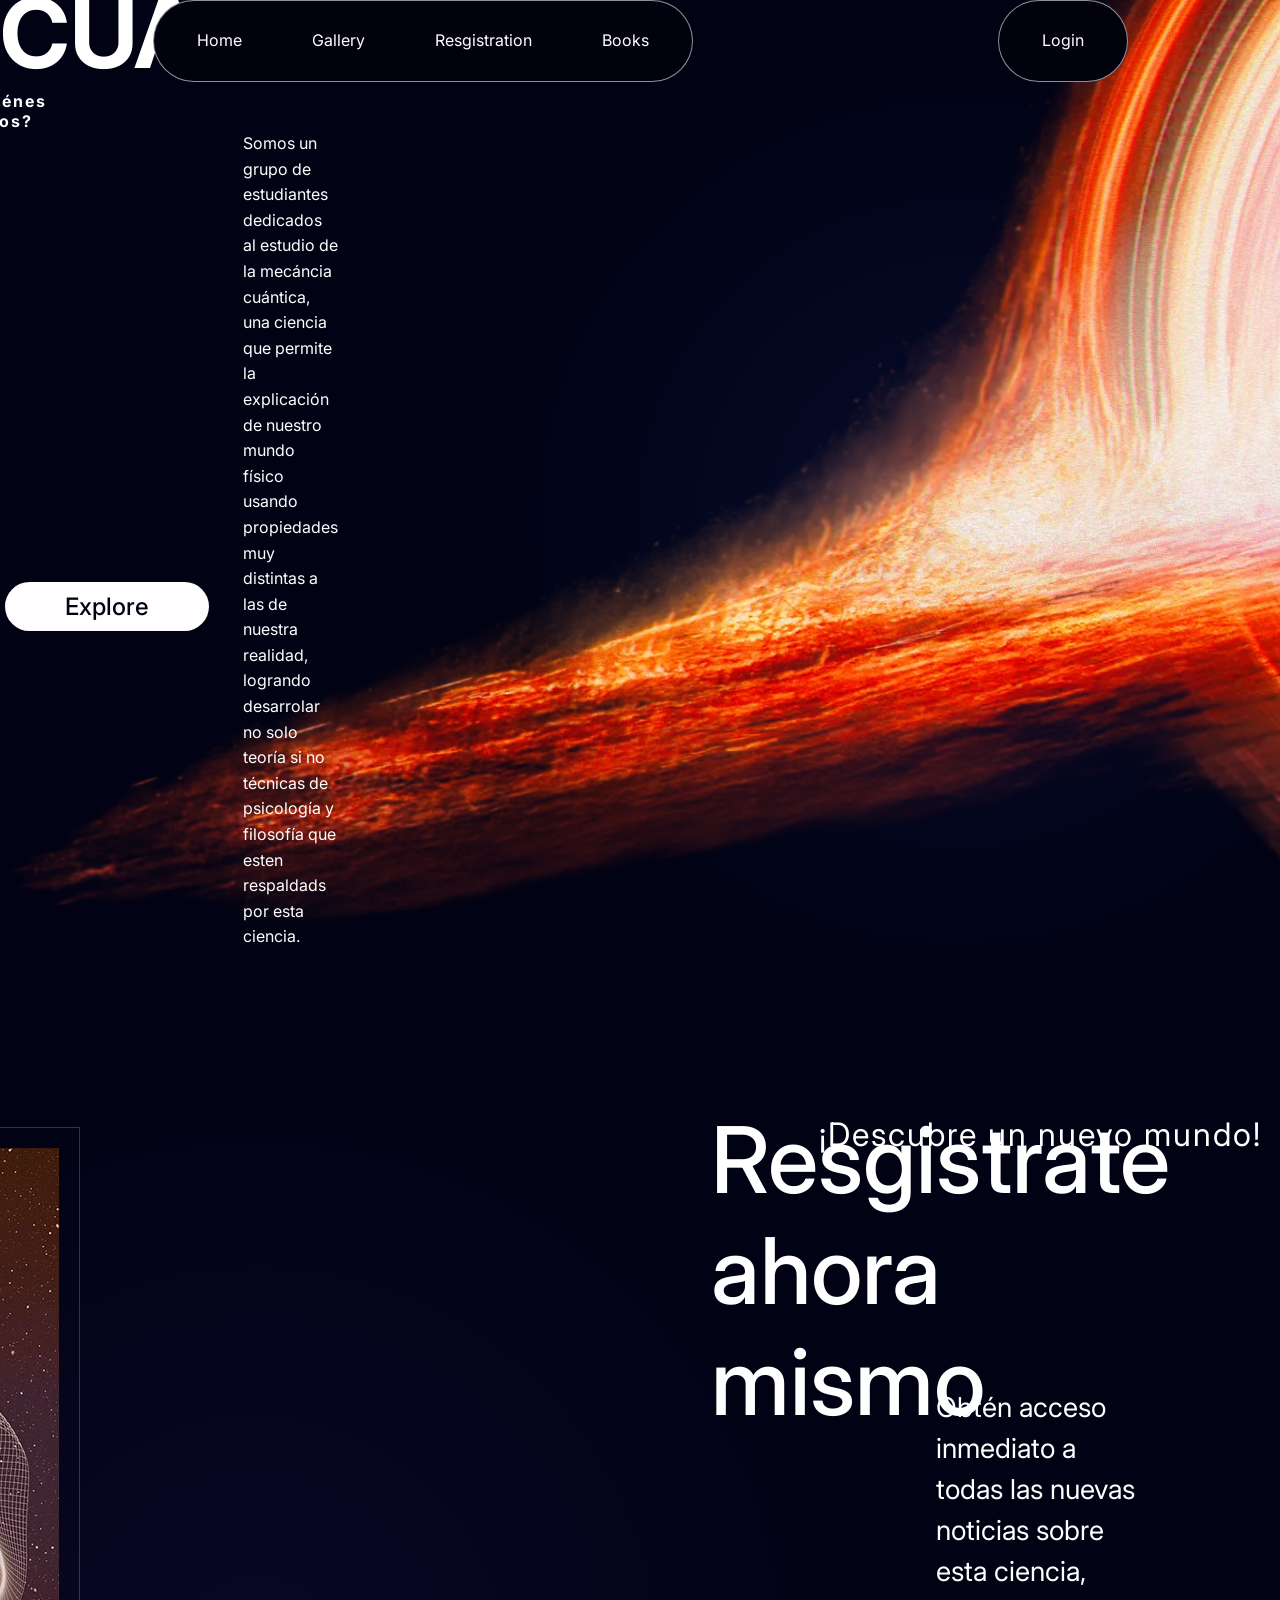
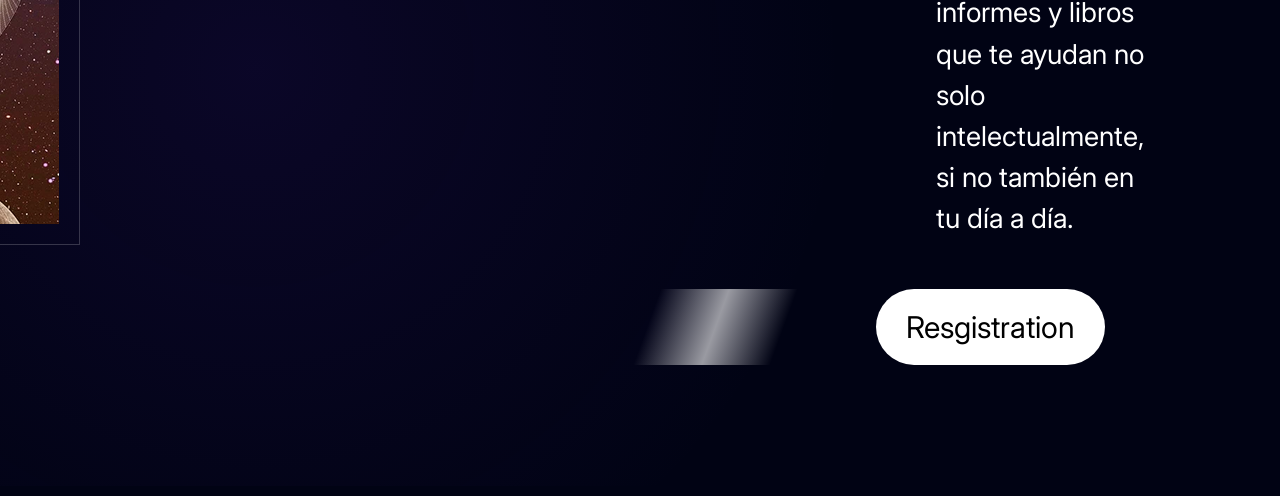
<file: index.html>
<!DOCTYPE html>
<html lang="en">
<head>
    <!-- Google tag (gtag.js) -->
    <script async src="https://www.googletagmanager.com/gtag/js?id=G-4S0D4T4B5R"></script>
    <script>
      window.dataLayer = window.dataLayer || [];
      function gtag(){dataLayer.push(arguments);}
      gtag('js', new Date());
    
      gtag('config', 'G-4S0D4T4B5R');
    </script>
    
    <meta charset="UTF-8">
    <meta name="viewport" content="width=device-width, initial-scale=1.0">
    <title>Mecánica Cuántica</title>
    <link rel="stylesheet" href="style.css">
</head>
<body>
    <header class="header">
        <div class="header__div" id="home">
            <nav class="main-div__nav main-nav">
                <ul class="main-nav__list-menu"> 
                    <li><a href="#home" class="menu_item">Home</a></li>
                    <li><a href="gallery.html" class="menu_item">Gallery</a></li>
                    <li><a href="#registration" class="menu_item">Resgistration</a></li>
                    <li><a href="https://www.buscalibre.pe/libros/search/?q=mecanica+cuantica" class="menu_item">Books</a></li>
                </ul>
                <ul class="main-nav__list-menu">
                    <li><a href="" class="menu_item">Login</a></li>
                </ul>
            </nav>
        </div>
    </header>
    <div class="title-one__div">
        <h2 class="title-one__div__h2">
            DATA SCIENCE CLUB
        </h2>
        <h1 class="title-one__div__h1">
            MECÁNICA CUÁNTICA
        </h1>
        <h2 class="title-one__div__h2 title-one__div__h2--b">
            ¿Quiénes somos?
        </h2>
        <p class="title-one__div__p">
            Somos un grupo de estudiantes dedicados al estudio de la mecáncia cuántica, una ciencia que 
            permite la explicación de nuestro mundo físico usando propiedades muy distintas a las de 
            nuestra realidad, logrando desarrolar no solo teoría si no técnicas de psicología y filosofía 
            que esten respaldads por esta ciencia.
        </p>
    </div>
    <div>
        <nav class="main-nav">
            <ul class="main-nav__list-menu--b">
                <li><a href="" class="menu--b_item">Explore</a></li>
            </ul>
        </nav>
    </div>
    <div>
        <img src="imagenes/image13.png" alt="Agujero negro" class="div__img">
    </div>
    <div class="title-one__div title-two">
        <nav class="title-two__img">
            <img src="imagenes/image1.png" alt="Campo cuantico">
        </nav>
        <nav id="registration"></nav>
        <h2 class="title-two__h2">
            ¡Descubre un nuevo mundo!
        </h2>
        <h1 class="title-two__h1">
            Resgistrate ahora mismo
        </h1>
        <p class="title-two__p">
            Obtén acceso inmediato a todas las nuevas 
            noticias sobre esta ciencia, informes y libros
            que te ayudan no solo intelectualmente, si no 
            también en tu día a día.
        </p>
        <a href="login.hmtl" class="menu_item--white">Resgistration</a>
    </div>
</body>
</html>
</file>
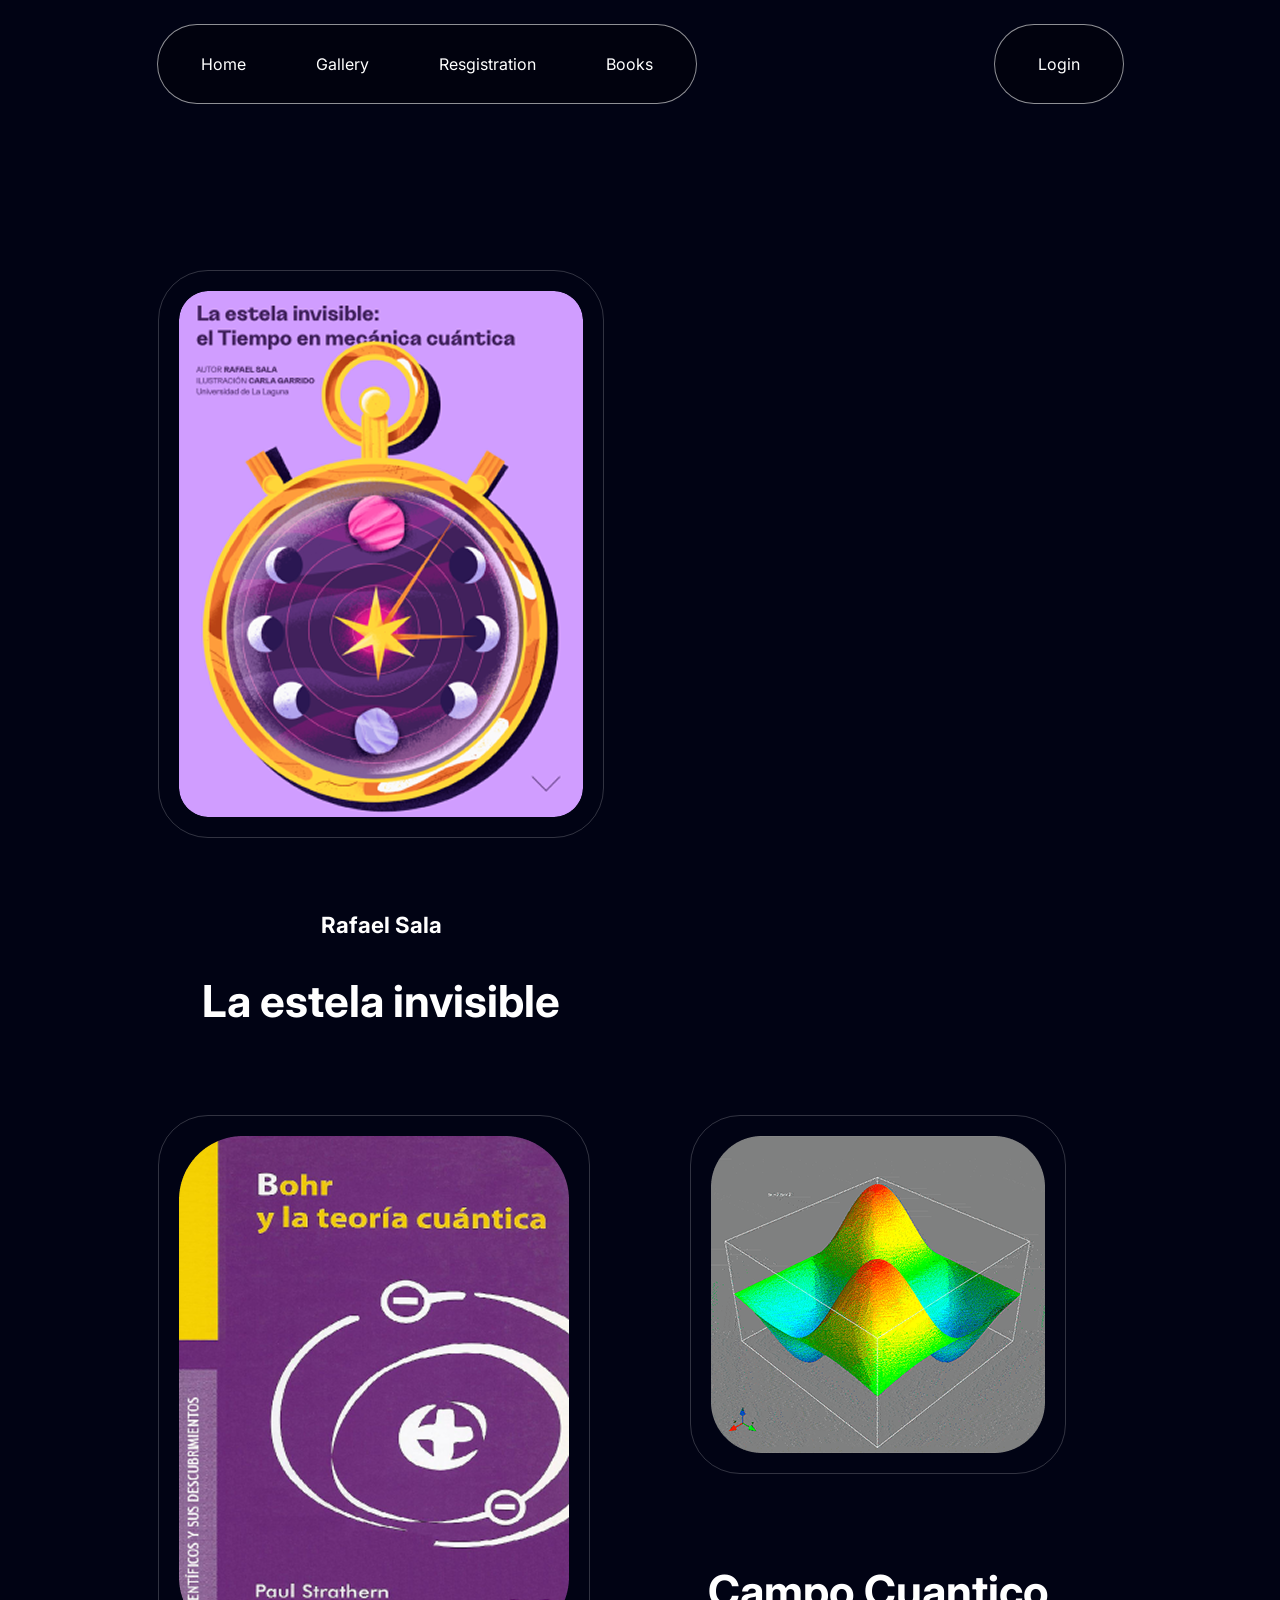
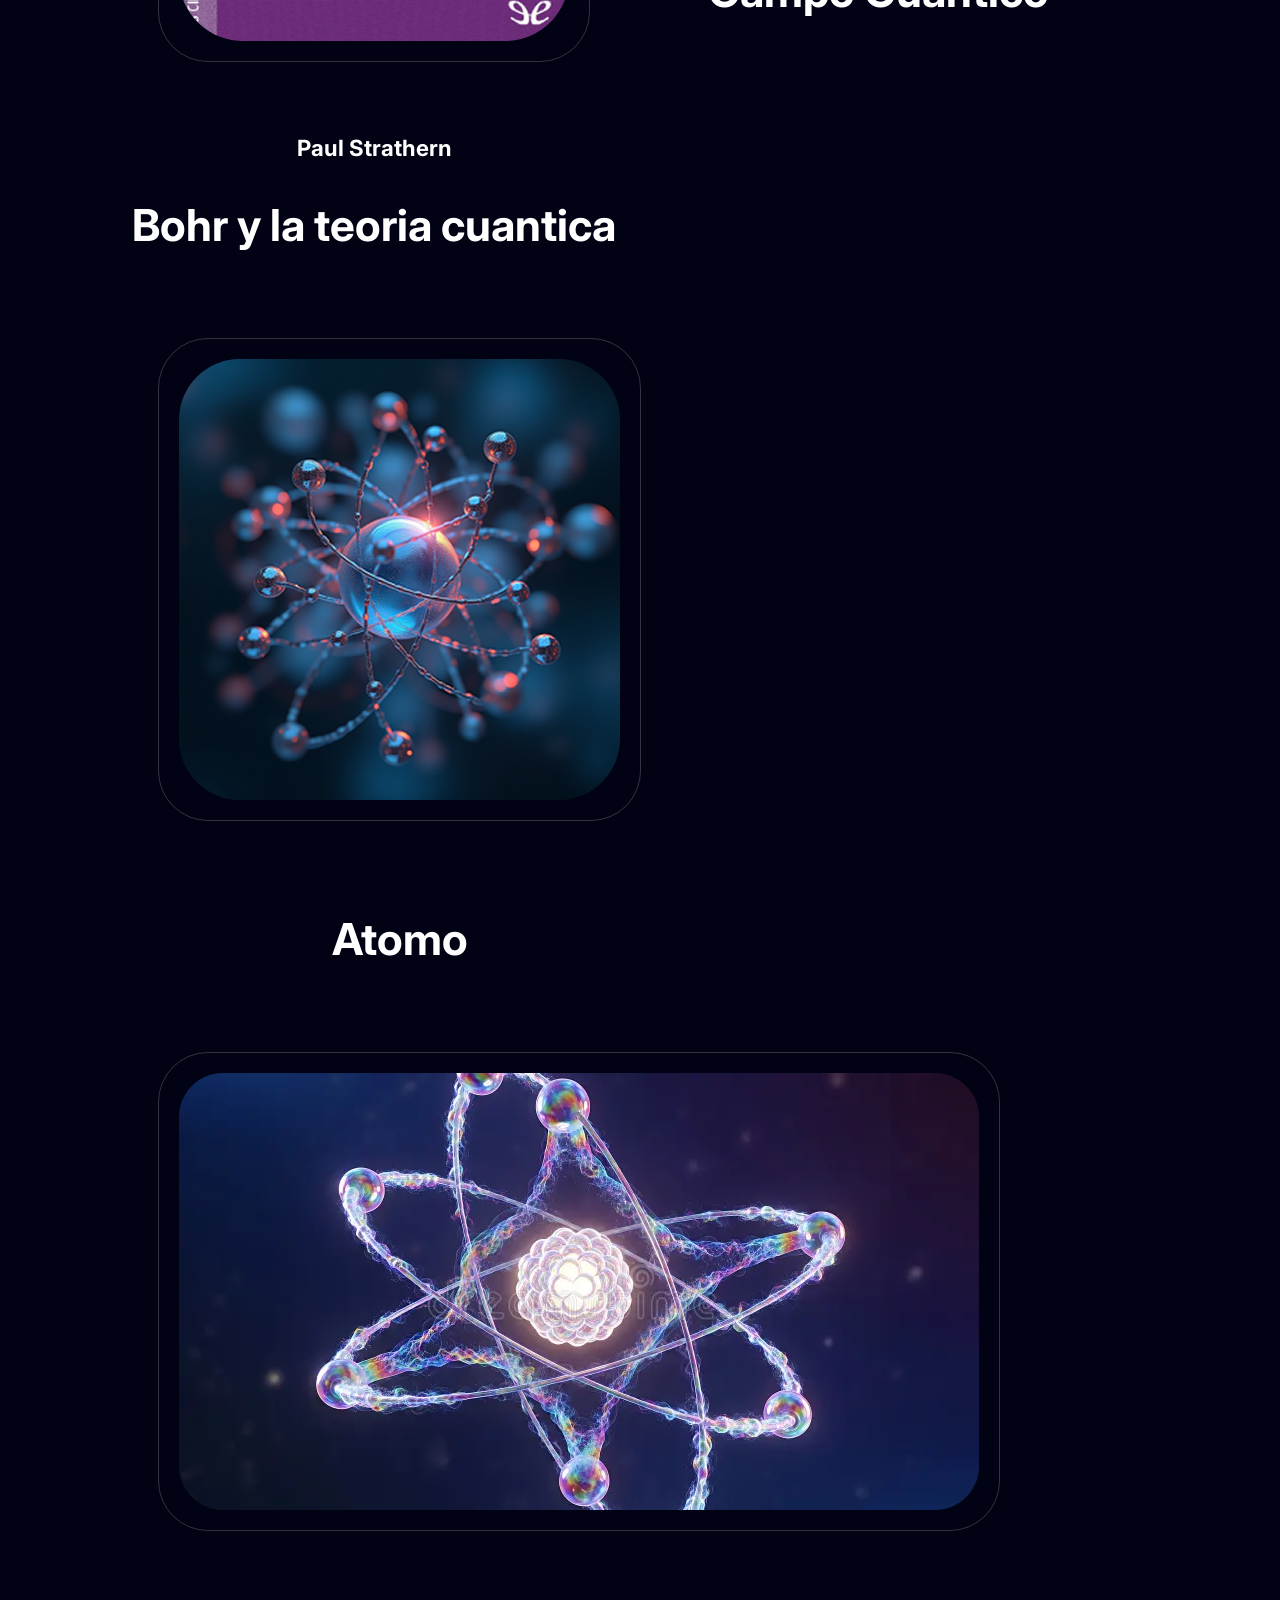
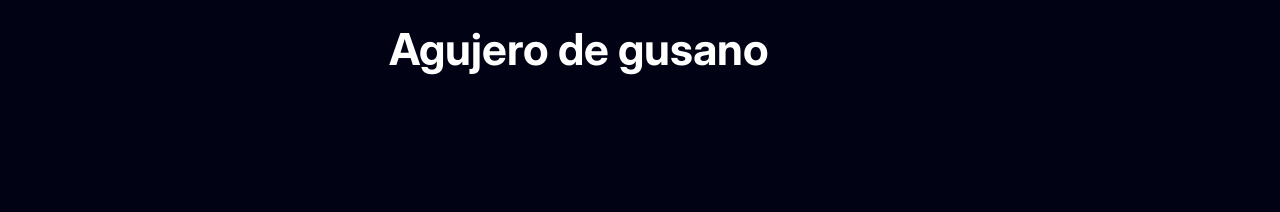
<file: gallery.html>
<!DOCTYPE html>
<html lang="en">
<head>
    <meta charset="UTF-8">
    <meta name="viewport" content="width=device-width, initial-scale=1.0">
    <title>Gallery</title>
    <link rel="stylesheet" href="style2.css">
</head>
<body>
    <header class="header">
        <div class="header__div" id="home">
            <nav class="main-div__nav main-nav">
                <ul class="main-nav__list-menu"> 
                    <li><a href="index.html" class="menu_item">Home</a></li>
                    <li><a href="gallery.html" class="menu_item">Gallery</a></li>
                    <li><a href="index.html" class="menu_item">Resgistration</a></li>
                    <li><a href="https://www.buscalibre.pe/libros/search/?q=mecanica+cuantica" class="menu_item">Books</a></li>
                </ul>
                <ul class="main-nav__list-menu">
                    <li><a href="" class="menu_item">Login</a></li>
                </ul>
            </nav>
        </div>
    </header>
    <nav class="gallery-nav">
        <div class="nav_img">
            <img src="imagenes/image6.png" alt="El tiempo de la mecanica cuantica">
            <h2>Rafael Sala</h2>
            <h1>La estela invisible</h1>
        </div>
        <div class="nav_img">
            <img src="imagenes/image 7.png" alt="Bohr">
            <h2>Paul Strathern</h2>
            <h1>Bohr y la teoria cuantica</h1>
        </div>
        <div class="nav_img">
            <img src="imagenes/image 9.png" alt="Campo">
            <h1>Campo Cuantico</h1>
        </div>
        <div class="nav_img">
            <img src="imagenes/image 11.png" alt="atomo">
            <h1>Atomo</h1>
        </div>
        <div class="nav_img">
            <img src="imagenes/image 12.png" alt="agujero">
            <h1>Agujero de gusano</h1>
        </div>
    </nav>
</body>
</html>
</file>
<file: style.css>
@import url('https://fonts.googleapis.com/css2?family=Inter:ital,opsz,wght@0,14..32,100..900;1,14..32,100..900&display=swap');


* {
    box-sizing: border-box;
    margin: 0;
    padding: 0;
}

html {
    scroll-behavior: smooth;
}

body {
    background-color: #010314;
    color: white;
    font-family: 'Inter', sans-serif;
    overflow-x: hidden;

    /* Fondo con movimiento */
    background:
        radial-gradient(circle at 75% 25%, rgba(40, 60, 180, 0.15), transparent 25%),
        radial-gradient(circle at 20% 80%, rgba(80, 30, 180, 0.12), transparent 30%),
        #010314;

    animation: fondoMovimiento 10s ease-in-out infinite alternate;
}

  

@keyframes fondoMovimiento {
    0% {
        background-position: 0% 0%;
    }

    50% {
        background-position: 50% 30%;
    }

    100% {
        background-position: 100% 60%;
    }
}


.header {
    width: 100%;
    position: relative;
    z-index: 10;

    animation: aparecerDesdeArriba 1s ease-out forwards;
}

.main-div__nav,
.main-nav {
    display: flex;
    justify-content: space-around;
    align-items: center;
}



ul {
    display: flex;
    list-style-type: none;
}

li {
    margin: 15px 5px;
}

.main-nav__list-menu {
    padding: 6px 8px;

    border-width: 1px;
    border-style: solid;
    border-color: #ffffff8f;
    border-radius: 100px;

    background-color: #01020e;
    color: #ffffff;

    transition:
        transform 0.3s ease,
        box-shadow 0.3s ease,
        border-color 0.3s ease;
}

.main-nav__list-menu:hover {
    transform: translateY(-3px);

    border-color: #ffffff;

    box-shadow:
        0 0 10px rgba(255, 255, 255, 0.15),
        0 0 25px rgba(70, 100, 255, 0.15);
}

/* =========================================================
   LINKS DEL MENÚ
   ========================================================= */

.menu_item {
    display: inline-block;

    padding: 8px 30px;

    background-color: transparent;
    color: white;

    text-decoration: none;
    font-family: 'Inter', sans-serif;

    transition:
        color 0.3s ease,
        transform 0.3s ease,
        text-shadow 0.3s ease;
}

.menu_item:hover {
    color: #aebaff;

    transform: translateY(-2px);

    text-shadow:
        0 0 8px rgba(130, 150, 255, 0.8),
        0 0 20px rgba(100, 120, 255, 0.4);
}

/* =========================================================
   PRIMERA SECCIÓN
   ========================================================= */

.title-one__div {
    display: flex;
    flex-direction: column;

    justify-content: center;
    align-items: center;

    height: 65vh;

    animation: aparecer 1.2s ease-out forwards;
}

/* =========================================================
   TÍTULO PRINCIPAL
   ========================================================= */

.title-one__div__h1 {
    margin-top: 0;
    margin-right: 400px;

    color: white;

    font-family: 'Inter', sans-serif;
    font-weight: bold;
    font-size: 96px;

    /* Animación de entrada */
    animation:
        entrarDesdeIzquierda 1.2s ease-out forwards,
        respirarTitulo 5s ease-in-out 1.5s infinite;

    transition:
        text-shadow 0.4s ease,
        transform 0.4s ease;
}

.title-one__div__h1:hover {
    transform: scale(1.02);

    text-shadow:
        0 0 10px rgba(255, 255, 255, 0.4),
        0 0 30px rgba(80, 100, 255, 0.5),
        0 0 60px rgba(80, 100, 255, 0.2);
}

/* =========================================================
   SUBTÍTULO
   ========================================================= */

.title-one__div__h2 {
    margin-top: 0;
    margin-right: 1225px;

    color: white;

    font-family: 'Inter', sans-serif;
    font-size: 16px;
    font-weight: 400;

    letter-spacing: 2px;

    animation:
        entrarDesdeIzquierda 1s ease-out 0.3s both;

    transition:
        letter-spacing 0.4s ease,
        text-shadow 0.4s ease;
}

.title-one__div__h2:hover {
    letter-spacing: 4px;

    text-shadow:
        0 0 10px rgba(255, 255, 255, 0.6);
}

/* =========================================================
   SEGUNDO SUBTÍTULO
   ========================================================= */

.title-one__div__h2--b {
    margin-top: 0;
    margin-right: 1275px;

    color: white;

    font-family: 'Inter', sans-serif;
    font-size: 16px;
    font-weight: bold;

    animation:
        entrarDesdeIzquierda 1s ease-out 0.5s both;
}

/* =========================================================
   PÁRRAFO
   ========================================================= */

.title-one__div__p {
    margin-top: 0;
    margin-left: 300px;
    margin-right: 1000px;

    color: white;

    font-family: 'Inter', sans-serif;
    font-size: 16px;
    font-weight: 400;

    line-height: 1.6;

    animation:
        aparecer 1.2s ease-out 0.7s both;

    transition:
        transform 0.4s ease,
        opacity 0.4s ease;
}

.title-one__div__p:hover {
    transform: translateX(5px);
}

/* =========================================================
   BOTÓN EXPLORE
   ========================================================= */

.menu--b_item {
    display: inline-block;

    padding: 10px 60px;

    margin-right: 1200px;

    position: relative;
    bottom: 100px;

    background-color: #fffdfd;
    color: #010314;

    border-radius: 100px;

    text-decoration: none;

    font-family: 'Inter', sans-serif;
    font-size: 24px;
    font-weight: 500;

    animation:
        aparecerDesdeAbajo 1s ease-out 1s both,
        flotacionBoton 4s ease-in-out 2s infinite;

    transition:
        transform 0.3s ease,
        box-shadow 0.3s ease,
        background-color 0.3s ease;
}

.menu--b_item:hover {
    transform: scale(1.08) translateY(-5px);

    background-color: #ffffff;

    box-shadow:
        0 0 10px rgba(255, 255, 255, 0.5),
        0 0 30px rgba(100, 120, 255, 0.5),
        0 0 60px rgba(100, 120, 255, 0.2);
}

.menu--b_item:active {
    transform: scale(0.96);
}

/* =========================================================
   IMAGEN DEL AGUJERO NEGRO
   ========================================================= */

.div__img {
    display: block;

    margin-left: auto;

    position: relative;

    bottom: 1120px;

    z-index: -1;

    animation:
        agujeroEntrada 1.5s ease-out forwards,
        agujeroNegro 4s ease-in-out 1.5s infinite alternate;
    
    transition:
        filter 0.5s ease,
        transform 0.5s ease;
}

.div__img:hover {
    animation-play-state: paused;

    filter:
        brightness(1.2)
        drop-shadow(0 0 20px rgba(90, 110, 255, 0.5))
        drop-shadow(0 0 50px rgba(80, 80, 255, 0.2));

    transform: scale(1.04);
}

/* =========================================================
   SEGUNDA SECCIÓN
   ========================================================= */

.title-two {
    display: flex;

    flex-direction: column;

    justify-content: center;
    align-items: center;

    height: 40vh;

    margin-top: -370px;

    animation:
        aparecer 1.2s ease-out;
}

/* =========================================================
   IMAGEN DE LA SEGUNDA SECCIÓN
   ========================================================= */

.title-two__img {
    display: flex;

    flex-direction: row;

    margin-left: auto;

    position: relative;

    right: 1200px;
    top: 330px;

    padding: 20px;

    border-width: 1px;
    border-color: #fffdfd31;
    border-style: solid;

    transition:
        transform 0.5s ease,
        border-color 0.5s ease,
        box-shadow 0.5s ease;

    animation:
        entrarDesdeIzquierda 1.2s ease-out 0.5s both,
        imagenFlotante 5s ease-in-out 2s infinite;
}

.title-two__img:hover {
    transform: scale(1.05) translateY(-10px);

    border-color: #ffffff8a;

    box-shadow:
        0 0 20px rgba(120, 140, 255, 0.2),
        0 0 50px rgba(100, 120, 255, 0.1);
}

.title-two__img img {
    display: block;

    max-width: 100%;

    transition:
        transform 0.5s ease,
        filter 0.5s ease;
}

.title-two__img:hover img {
    transform: scale(1.03);

    filter:
        brightness(1.15)
        contrast(1.05);
}
/* =========================================================
   TÍTULO DE LA SEGUNDA SECCIÓN
   ========================================================= */

.title-two__h2 {
    margin-bottom: 1000px;
    margin-left: 800px;

    color: white;

    font-family: 'Inter', sans-serif;
    font-size: 32.4px;
    font-weight: 400;

    letter-spacing: 2px;

    animation:
        entrarDesdeDerecha 1.2s ease-out 0.4s both;

    transition:
        letter-spacing 0.4s ease,
        text-shadow 0.4s ease,
        transform 0.4s ease;
}

.title-two__h2:hover {
    letter-spacing: 4px;

    transform: translateX(-5px);

    text-shadow:
        0 0 10px rgba(255, 255, 255, 0.5),
        0 0 25px rgba(100, 120, 255, 0.3);
}

/* =========================================================
   TÍTULO REGÍSTRATE
   ========================================================= */

.title-two__h1 {
    margin-left: 1000px;
    margin-right: 400px;

    position: relative;
    bottom: 1050px;

    color: white;

    font-family: 'Inter', sans-serif;

    font-size: 92px;

    font-weight: 500;

    animation:
        entrarDesdeDerecha 1.3s ease-out 0.6s both,
        respirarTituloDos 6s ease-in-out 2s infinite;

    transition:
        transform 0.4s ease,
        text-shadow 0.4s ease;
}

.title-two__h1:hover {
    transform: translateX(-8px) scale(1.01);

    text-shadow:
        0 0 10px rgba(255, 255, 255, 0.4),
        0 0 30px rgba(100, 120, 255, 0.5);
}

/* =========================================================
   TEXTO DE REGISTRO
   ========================================================= */

.title-two__p {
    margin-left: 1000px;
    margin-right: 200px;

    position: relative;

    bottom: 1100px;

    color: white;

    font-family: 'Inter', sans-serif;

    font-size: 27.4px;

    font-weight: 400;

    line-height: 1.5;

    animation:
        entrarDesdeDerecha 1.2s ease-out 0.8s both;

    transition:
        transform 0.4s ease,
        opacity 0.4s ease;
}

.title-two__p:hover {
    transform: translateX(-8px);
}

/* =========================================================
   ANCLA DE REGISTRATION
   ========================================================= */

#registration {
    margin: -200px 1000px;
}

/* =========================================================
   BOTÓN REGISTRATION
   ========================================================= */

.menu_item--white {
    display: inline-block;

    padding: 20px 30px;

    background-color: #ffffff;

    color: rgb(0, 0, 0);

    border-radius: 100px;

    text-decoration: none;

    font-family: 'Inter', sans-serif;

    font-size: 30px;

    font-weight: 400;

    margin-left: 700px;

    position: relative;

    bottom: 1050px;

    animation:
        aparecerDesdeAbajo 1.2s ease-out 1s both,
        flotacionBoton 4s ease-in-out 2s infinite;

    transition:
        transform 0.3s ease,
        box-shadow 0.3s ease,
        background-color 0.3s ease;
}

.menu_item--white:hover {
    transform: scale(1.08) translateY(-5px);

    background-color: #ffffff;

    box-shadow:
        0 0 10px rgba(255, 255, 255, 0.5),
        0 0 30px rgba(100, 120, 255, 0.5),
        0 0 60px rgba(100, 120, 255, 0.2);
}

.menu_item--white:active {
    transform: scale(0.96);
}

@keyframes agujeroNegro {

    0% {
        transform:
            translateY(0px)
            scale(1)
            rotate(0deg);
    }

    40% {
        transform:
            translateY(-25px)
            scale(1.08)
            rotate(2deg);
    }

    70% {
        transform:
            translateY(-10px)
            scale(0.95)
            rotate(-2deg);
    }

    100% {
        transform:
            translateY(20px)
            scale(1.1)
            rotate(5deg);
    }
}


@keyframes aparecerDesdeArriba {

    from {
        opacity: 0;
        transform: translateY(-40px);
    }

    to {
        opacity: 1;
        transform: translateY(0);
    }
}


@keyframes aparecer {

    from {
        opacity: 0;
    }

    to {
        opacity: 1;
    }
}


@keyframes entrarDesdeIzquierda {

    from {
        opacity: 0;
        transform: translateX(-100px);
    }

    to {
        opacity: 1;
        transform: translateX(0);
    }
}


@keyframes entrarDesdeDerecha {

    from {
        opacity: 0;
        transform: translateX(100px);
    }

    to {
        opacity: 1;
        transform: translateX(0);
    }
}


@keyframes aparecerDesdeAbajo {

    from {
        opacity: 0;
        transform: translateY(80px);
    }

    to {
        opacity: 1;
        transform: translateY(0);
    }
}

@keyframes agujeroEntrada {

    from {
        opacity: 0;
        transform: translateX(200px) scale(0.7);
    }

    to {
        opacity: 1;
        transform: translateX(0) scale(1);
    }
}

@keyframes respirarTitulo {

    0% {
        text-shadow: 0 0 0 rgba(100, 120, 255, 0);
        transform: scale(1);
    }

    50% {
        text-shadow:
            0 0 15px rgba(100, 120, 255, 0.35),
            0 0 35px rgba(80, 100, 255, 0.15);

        transform: scale(1.01);
    }

    100% {
        text-shadow: 0 0 0 rgba(100, 120, 255, 0);
        transform: scale(1);
    }
}


@keyframes respirarTituloDos {

    0% {
        transform: translateX(0);
    }

    50% {
        transform: translateX(-5px);
    }

    100% {
        transform: translateX(0);
    }
}

@keyframes flotacionBoton {

    0% {
        transform: translateY(0);
    }

    50% {
        transform: translateY(-7px);
    }

    100% {
        transform: translateY(0);
    }
}

@keyframes imagenFlotante {

    0% {
        transform: translateY(0);
    }

    50% {
        transform: translateY(-12px);
    }

    100% {
        transform: translateY(0);
    }
}

.menu_item::after {

    content: "";

    display: block;

    width: 0;
    height: 2px;

    margin: auto;

    background: white;

    border-radius: 10px;

    transition:
        width 0.3s ease,
        box-shadow 0.3s ease;
}

.menu_item:hover::after {

    width: 70%;

    box-shadow:
        0 0 8px rgba(255, 255, 255, 0.8);
}

.menu--b_item::before,
.menu_item--white::before {

    content: "";

    position: absolute;

    top: 0;
    left: -100%;

    width: 60%;
    height: 100%;

    background:
        linear-gradient(
            90deg,
            transparent,
            rgba(255, 255, 255, 0.6),
            transparent
        );

    transform: skewX(-20deg);

    transition: left 0.6s ease;

    pointer-events: none;
}

.menu--b_item:hover::before,
.menu_item--white:hover::before {

    left: 140%;
}

::selection {

    background-color: #ffffff;

    color: #010314;
}


::-webkit-scrollbar {
    width: 8px;
}

::-webkit-scrollbar-track {
    background: #010314;
}

::-webkit-scrollbar-thumb {

    background: #4c5275;

    border-radius: 10px;

    transition: background 0.3s ease;
}

::-webkit-scrollbar-thumb:hover {
    background: #8189b8;
}


@media (prefers-reduced-motion: reduce) {

    *,
    *::before,
    *::after {

        animation-duration: 0.01ms !important;
        animation-iteration-count: 1 !important;
        scroll-behavior: auto !important;
        transition-duration: 0.01ms !important;
    }
}
</file>
<file: style2.css>
@import url('https://fonts.googleapis.com/css2?family=Inter:ital,opsz,wght@0,14..32,100..900;1,14..32,100..900&display=swap');

.main-div__nav, .main-nav {
    display: flex;
    justify-content: center;
    justify-content:space-around;
}

ul {
    display: flex;
    list-style-type: none;
}

li {
    margin: 15px 5px;
}

.main-nav__list-menu {
    padding: 6px 8px;
    border-width: 1px;
    border-style: solid;
    border-color: #ffffff8f;
    border-radius: 100px;
    background-color: #01020e;
    color: #ffffff;

}

.menu_item {
    display: inline-block;
    padding: 8px 30px;
    background-color: #00000000;
    color: white;
    text-decoration: none;
    font-family: 'Inter', sans-serif;

}

body {
    background-color: #010314;
}

.gallery-nav {
    display: flex;
    flex-direction: row;
    justify-content: start;
    margin: 100px;
    flex-wrap: wrap;
}

.nav_img > img {
    margin: 50px;
    padding: 20px;
    border-width: 1px;
    border-color: #fffdfd31;
    border-style: solid;
    border-radius: 50px;
}

.nav_img > h2 {
    color: #ffffff;
    font-family: 'Inter', sans-serif;
    text-align: center;
    font-size: 22.3px;
    font-weight: 400px;
}

.nav_img > h1 {
    color: #ffffff;
    font-family: 'Inter', sans-serif;
    text-align: center;
    font-size: 44px;
    font-weight: bold;
}
</file>
